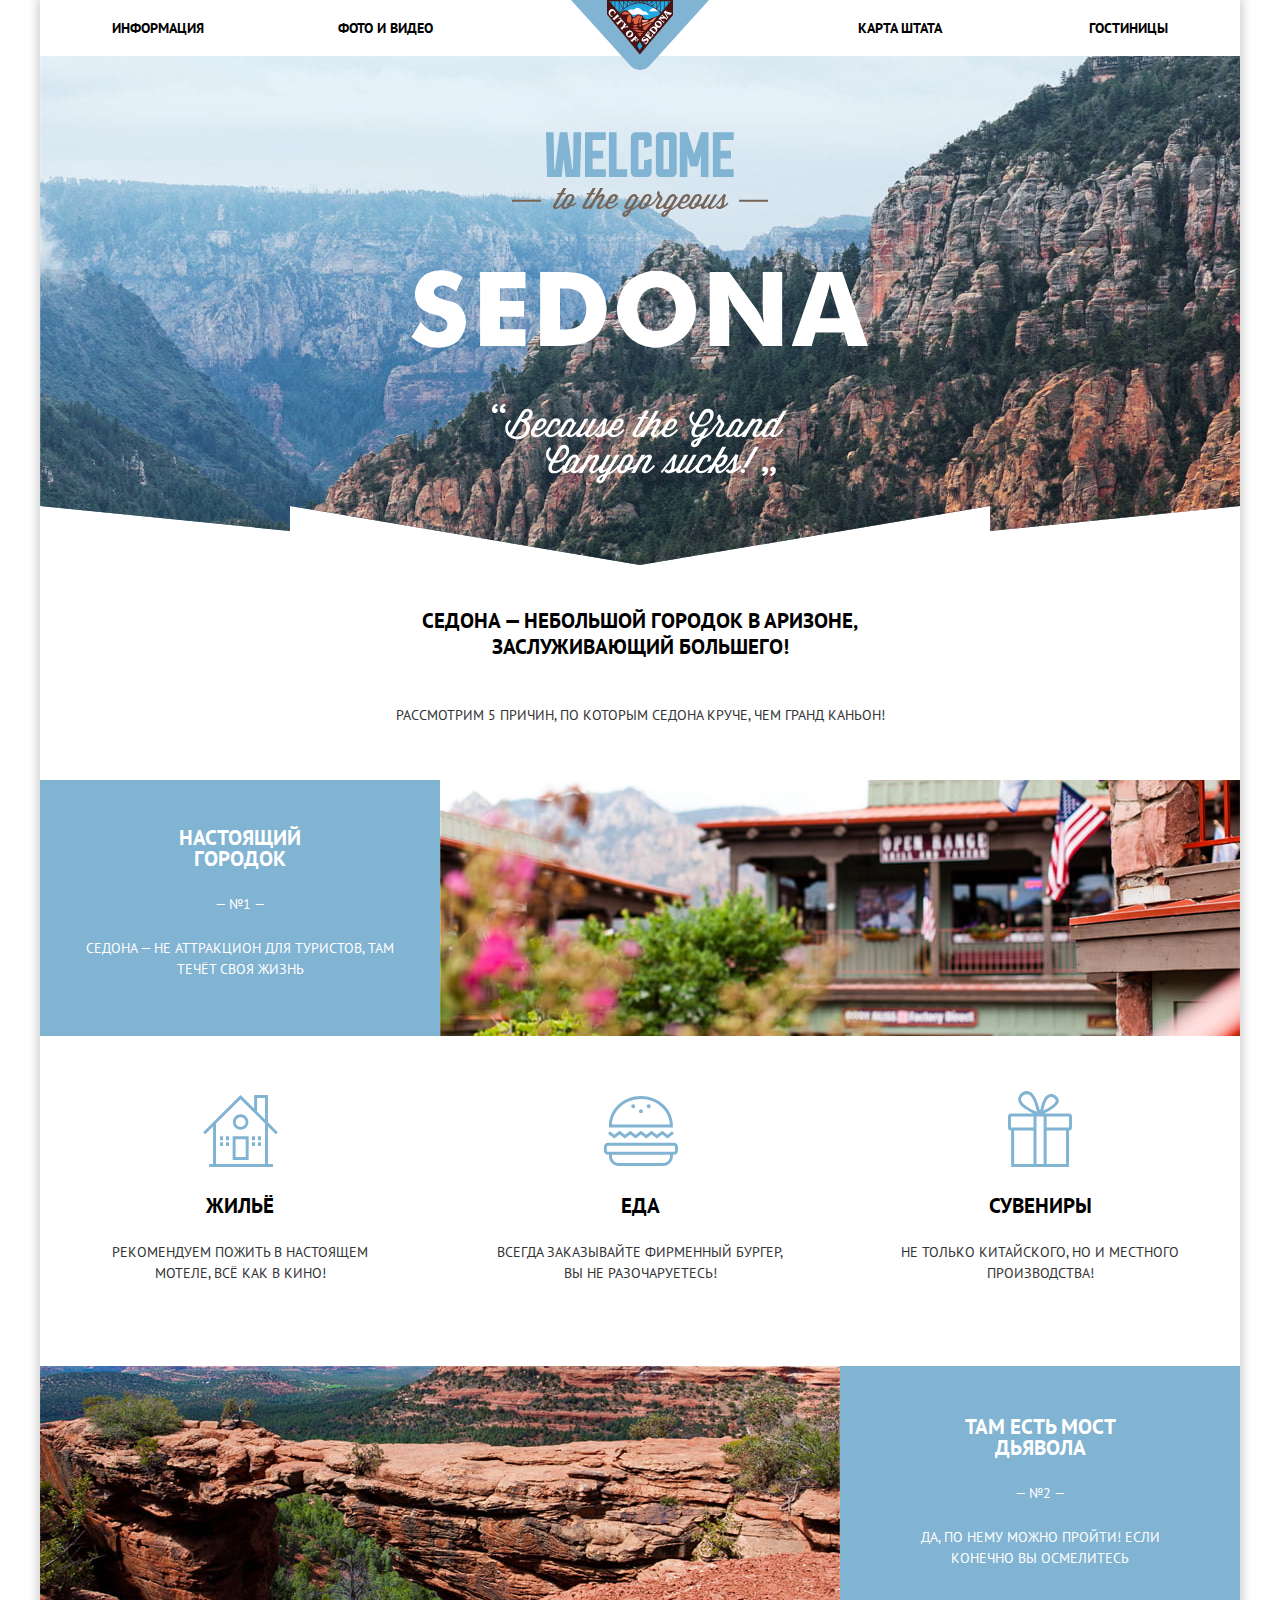
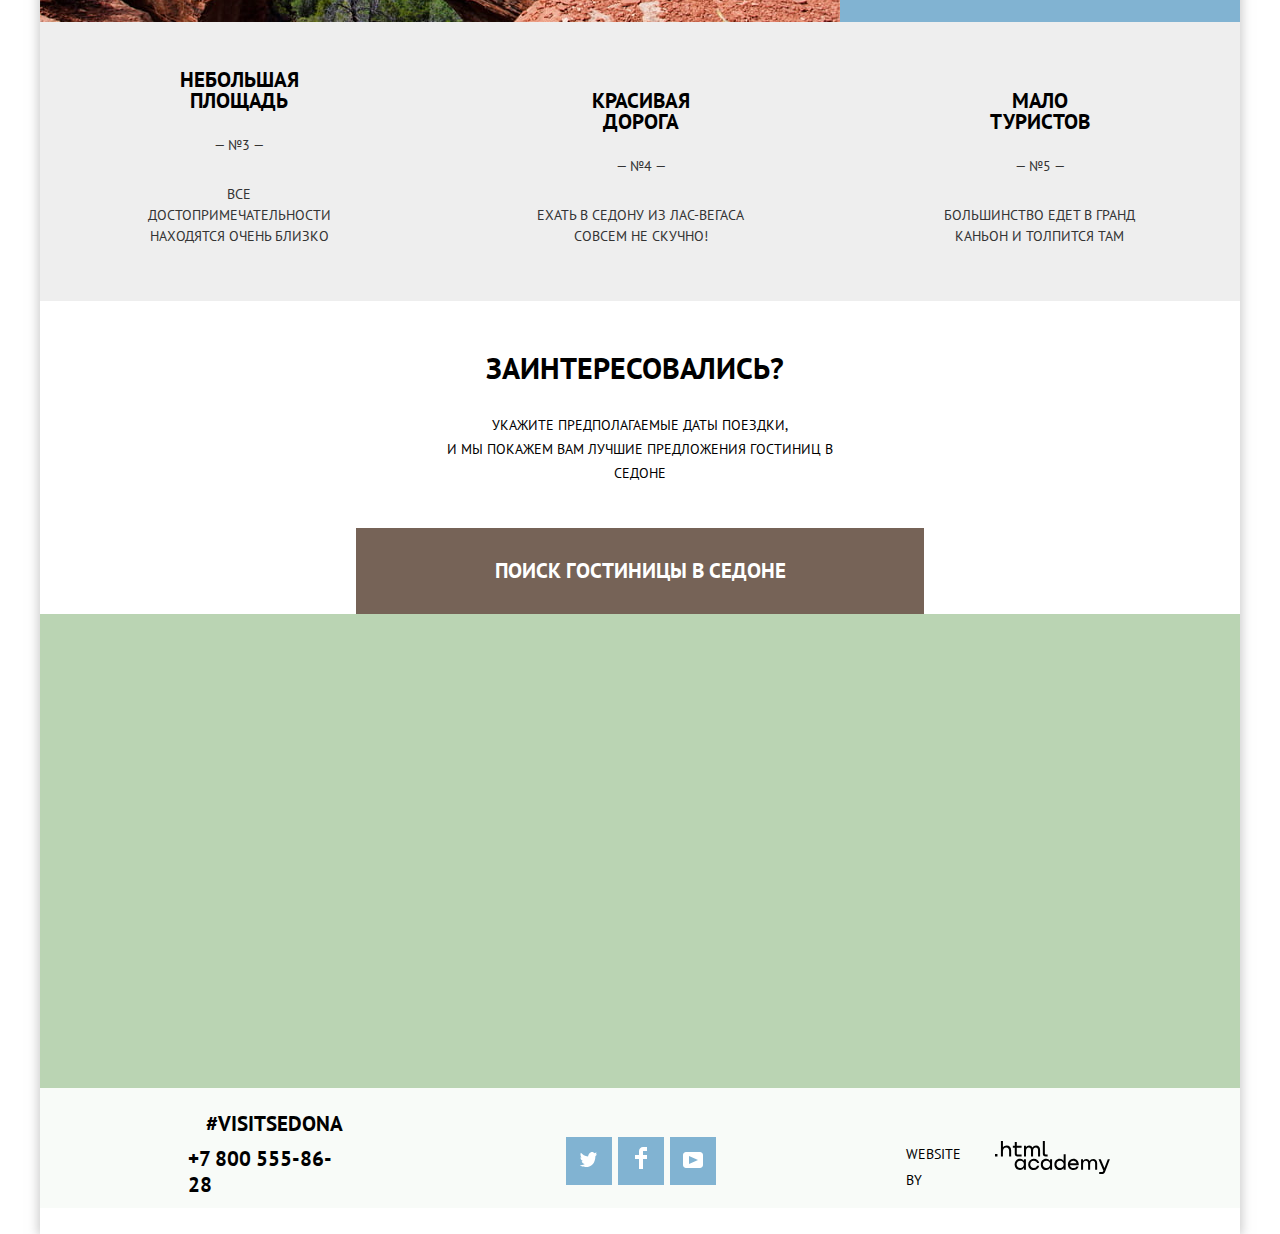
<file: index.html>
<!DOCTYPE html>
<html class="page" lang="ru">

<head>
  <meta charset="utf-8" />
  <title>HTML Academy: Седона</title>
  <link rel="icon" href="favicon.ico" />
  <link rel="icon" href="img/favicon/favicon152.svg" type="image/svg+xml" />
  <link rel="apple-touch-icon" href="img/favicon/favicon180.png" />
  <link rel="manifest" href="manifest.webmanifest" />
  <link rel="stylesheet" href="https://fonts.googleapis.com/css2?family=PT+Sans:wght@400;700&display=swap" />
  <link rel="stylesheet" href="css/normalize.css" />
  <link rel="stylesheet" href="css/style.min.css" />
</head>

<body class="page-body">
  <div class="body-shadow">

    <header class="main-header">
      <nav class="main-nav">
        <a class="main-header-logo"><img src="img/logo.svg" width="138" height="70" alt="Логотип" /></a>
        <div class="site-nav">
          <ul class="nav-list1">
            <li><a href="blank.html">Информация</a></li>
            <li><a href="blank.html">Фото и видео</a></li>
          </ul>
          <ul class="nav-list2">
            <li><a href="#map">Карта штата</a></li>
            <li><a href="hotels.html">Гостиницы</a></li>
          </ul>
        </div>
      </nav>
    </header>

    <main class="container">
      <h1 class="visually-hidden">Туристический город Седона</h1>
      <div class="welcome-img">
        <h2 class="visually-hidden">Добро пожаловать в Седону</h2>
      </div>

      <section class="welcome">
        <p>
          Седона — небольшой городок в Аризоне,<br />
          заслуживающий большего!
        </p>
      </section>

      <section class="advantages">
        <h2 class="visually-hidden">Преимущества Седоны</h2>
        <p>Рассмотрим 5 причин, по которым Седона круче, чем гранд каньон!</p>
        <ul class="advantages__list advantages__list_img1">
          <li class="advantages-1">
            <h3>Настоящий городок</h3>
            <p>— №1 —</p>
            <p>Седона — не аттракцион для туристов, там течёт своя жизнь</p>
          </li>
          <li><img src="img/image2.jpg" width="800" height="256" alt="Вид на террасу местного кафе в Седоне" /></li>
        </ul>
        <ul class="advantages__list2">
          <li class="advantages__item housing">
            <h4>Жильё</h4>
            <p>Рекомендуем пожить в настоящем мотеле, всё как в кино!</p>
          </li>
          <li class="advantages__item food">
            <h4>Еда</h4>
            <p>Всегда заказывайте фирменный бургер, вы не разочаруетесь!</p>
          </li>
          <li class="advantages__item souvenirs">
            <h4>Сувениры</h4>
            <p>Не только китайского, но и местного производства!</p>
          </li>
        </ul>
        <ul class="advantages__list advantages__list_img2">
          <li><img src="img/image1.jpg" width="800" height="256" alt="Оранжевые горные массивы" /></li>
          <li class="advantages-2">
            <h3>Там есть Мост дьявола</h3>
            <p>— №2 —</p>
            <p>Да, по нему можно пройти! Если конечно вы осмелитесь</p>
          </li>
        </ul>
        <ul class="advantages__list3">
          <li class="advantages__item advantages-3">
            <h3>Небольшая площадь</h3>
            <p>— №3 —</p>
            <p>Все достопримечательности находятся очень близко</p>
          </li>
          <li class="advantages__item advantages-4">
            <h3>Красивая дорога</h3>
            <p>— №4 —</p>
            <p>Ехать в седону из лас-вегаса совсем не скучно!</p>
          </li>
          <li class="advantages__item advantages-5">
            <h3>Мало туристов</h3>
            <p>— №5 —</p>
            <p>Большинство едет в гранд каньон и толпится там</p>
          </li>
        </ul>
      </section>

      <section class="search__hotel">
        <h2 class="visually-hidden">Поиск гостиницы в Седоне</h2>
        <p>Заинтересовались?</p>
        <p>
          Укажите предполагаемые даты поездки,<br />
          и мы покажем вам лучшие предложения гостиниц в седоне
        </p>
        <a href="hotels.html" class="button button__search"><span>Поиск гостиницы в Седоне</span></a>
      </section>

      <section class="map" id="map">
        <h2 class="visually-hidden">Навигация</h2>
        <iframe
          src="https://www.google.com/maps/embed?pb=!1m18!1m12!1m3!1d52385.13565760287!2d-111.83015798950274!3d34.85444381550229!2m3!1f0!2f0!3f0!3m2!1i1024!2i768!4f13.1!3m3!1m2!1s0x872da132f942b00d%3A0x5548c523fa6c8efd!2z0KHQtdC00L7QvdCwLCDQkNGA0LjQt9C-0L3QsCA4NjMzNiwg0KHQqNCQ!5e0!3m2!1sru!2sru!4v1624984821740!5m2!1sru!2sru"
          width="1199" height="594" style="border:0;" allowfullscreen="" loading="lazy"></iframe>
      </section>
    </main>

    <footer class="main-footer">

      <section class="сontact">
        <h2 class="visually-hidden">Контактные данные</h2>
        <p>#VISITSEDONA</p>
        <p><a href="tel:+78005558628">+7 800 555-86-28</a></p>
      </section>

      <section class="socials">
        <h2 class="visually-hidden">Социальные сети</h2>
        <ul>
          <li>
            <a class="socials__item twitter" aria-label="twitter" href="#"></a>
          </li>
          <li>
            <a class="socials__item facebook" aria-label="facebook" href="#"></a>
          </li>
          <li>
            <a class="socials__item youtube" aria-label="youtube" href="#"></a>
          </li>
        </ul>
      </section>

      <section class="academy">
        <p>
          Website by
          <a href="https://htmlacademy.ru/intensive/htmlcss"><img class="logo-academy" src="img/logo_htmlacademy.svg"
              width="115" height="34" alt="logo htmlacademy" /></a>
        </p>
      </section>
    </footer>
  </div>

  <section class="popup popup__hidden">
    <h2 class="visually-hidden">Поиск гостиницы в Седоне</h2>
    <form class="popup__form" action="https://echo.htmlacademy.ru" method="post">
      <fieldset class="arrival">
        <label for="arrival-date">Дата заезда:</label>
        <input type="text" name="arrival" id="arrival-date" placeholder="24 апреля 2017"
          onfocus="(this.type='date')" />
      </fieldset>
      <fieldset class="departure">
        <label for="date-of-departure">Дата выезда:</label>
        <input type="text" name="departure" id="date-of-departure" placeholder="4 июля 2017"
          onfocus="(this.type='date')" />
      </fieldset>
      <fieldset class="number__visiters">
        <fieldset class="number-of-visiters number-of-visiters1">
          <label for="number-of-adults">Взрослые:</label>
          <button class="button button-adults-less" type="button">—</button>
          <input id="number-of-adults" type="number" name="adults" placeholder="1" min="1" max="99" value="1" />
          <button class="button button-adults-more" type="button">+</button>
        </fieldset>
        <fieldset class="number-of-visiters number-of-visiters2">
          <label for="number-of-childs">Дети:</label>
          <button class="button button-childs-less" type="button">—</button>
          <input id="number-of-childs" type="number" name="childs" placeholder="0" min="0" max="99" value="0" />
          <button class="button button-childs-more" type="button">+</button>
        </fieldset>
      </fieldset>
      <button class="button button-find-hotels" type="submit"><span>Найти</span></button>
    </form>
  </section>
  <script src="js/js_modal.min.js"></script>
</body>

</html>
</file>
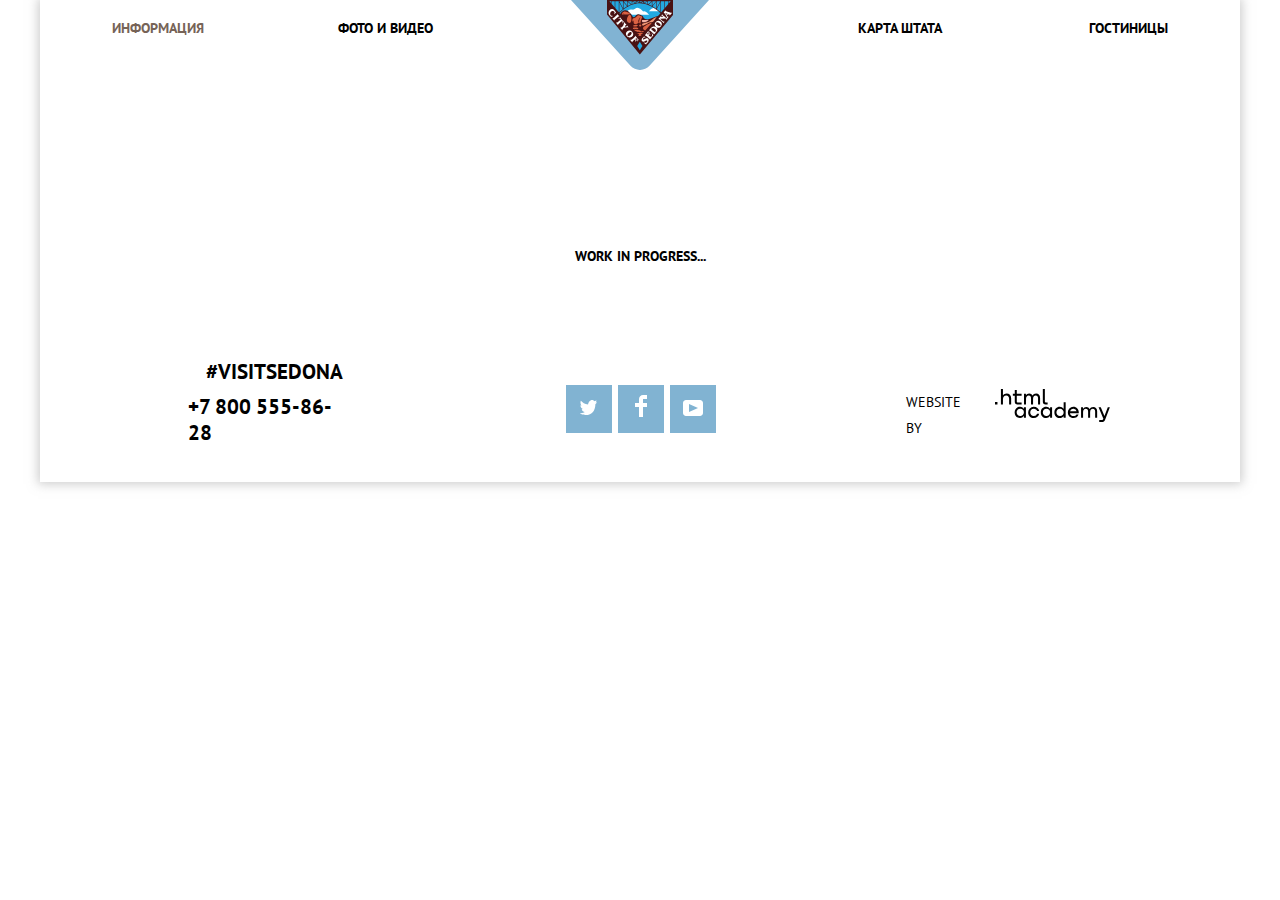
<file: blank.html>
<!DOCTYPE html>
<html class="page" lang="ru">

<head>
  <meta charset="utf-8" />
  <title>HTML Academy: Седона</title>
  <link rel="icon" href="favicon.ico" />
  <link rel="icon" href="img/favicon/favicon152.svg" type="image/svg+xml" />
  <link rel="apple-touch-icon" href="img/favicon/favicon180.png" />
  <link rel="manifest" href="manifest.webmanifest" />
  <link rel="stylesheet" href="https://fonts.googleapis.com/css2?family=PT+Sans:wght@400;700&display=swap" />
  <link rel="stylesheet" href="css/normalize.css" />
  <link rel="stylesheet" href="css/style.min.css" />
</head>

<body class="page-body">
  <div class="body-shadow">

    <header class="main-header">
      <nav class="main-nav">
        <a href="index.html" class="main-header-logo"><img src="img/logo.svg" width="138" height="70"
            alt="Логотип" /></a>
        <div class="site-nav">
          <ul class="site-nav nav-list1">
            <li><a class="active" href="blank.html">Информация</a></li>
            <li><a href="blank.html">Фото и видео</a></li>
          </ul>
          <ul class="site-nav nav-list2">
            <li><a href="index.html#map">Карта штата</a></li>
            <li><a href="hotels.html">Гостиницы</a></li>
          </ul>
        </div>
      </nav>
    </header>

    <main class="container">

      <section class="wip">
        <p>Work in progress...</p>
      </section>
    </main>

    <footer class="main-footer">

      <section class="сontact">
        <h2 class="visually-hidden">Контактные данные</h2>
        <p>#VISITSEDONA</p>
        <p><a href="tel:+78005558628">+7 800 555-86-28</a></p>
      </section>

      <section class="socials">
        <h2 class="visually-hidden">Социальные сети</h2>
        <ul>
          <li>
            <a class="socials__item twitter" aria-label="twitter" href="#"></a>
          </li>
          <li>
            <a class="socials__item facebook" aria-label="facebook" href="#"></a>
          </li>
          <li>
            <a class="socials__item youtube" aria-label="youtube" href="#"></a>
          </li>
        </ul>
      </section>

      <section class="academy">
        <p>
          Website by
          <a href="https://htmlacademy.ru/intensive/htmlcss"><img class="logo-academy" src="img/logo_htmlacademy.svg"
              width="115" height="34" alt="logo htmlacademy" /></a>
        </p>
      </section>
    </footer>
  </div>
</body>

</html>
</file>
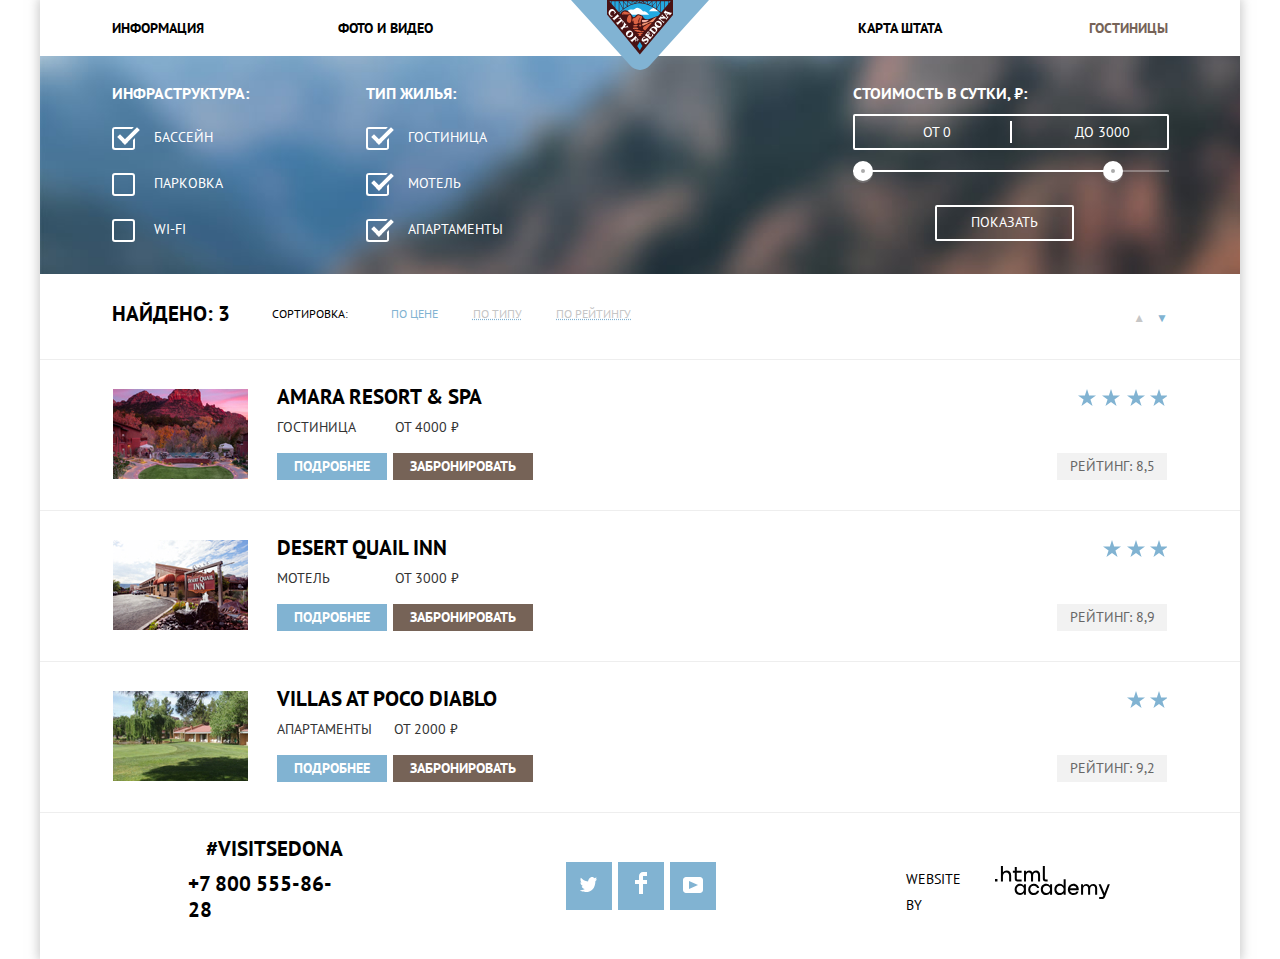
<file: hotels.html>
<!DOCTYPE html>
<html class="page" lang="ru">

<head>
  <meta charset="utf-8" />
  <title>HTML Academy: Седона</title>
  <link rel="icon" href="favicon.ico" />
  <link rel="icon" href="img/favicon/favicon152.svg" type="image/svg+xml" />
  <link rel="apple-touch-icon" href="img/favicon/favicon180.png" />
  <link rel="manifest" href="manifest.webmanifest" />
  <link rel="stylesheet" href="https://fonts.googleapis.com/css2?family=PT+Sans:wght@400;700&display=swap" />
  <link rel="stylesheet" href="css/normalize.css" />
  <link rel="stylesheet" href="css/style.min.css" />
</head>

<body class="page-body">
  <div class="body-shadow">

    <header class="main-header">
      <nav class="main-nav">
        <a href="index.html" class="main-header-logo"><img src="img/logo.svg" width="138" height="70"
            alt="Логотип" /></a>
        <div class="site-nav">
          <ul class="site-nav nav-list1">
            <li><a href="blank.html">Информация</a></li>
            <li><a href="blank.html">Фото и видео</a></li>
          </ul>
          <ul class="site-nav nav-list2">
            <li><a href="index.html#map">Карта штата</a></li>
            <li><a class="hotels active" href="#">Гостиницы</a></li>
          </ul>
        </div>
      </nav>
    </header>

    <main class="container">
      <h1 class="visually-hidden">Поиск гостиницы в Седоне</h1>

      <section class="filter__hotels">
        <h2 class="visually-hidden">Фильтр гостиниц</h2>
        <form class="form__hotels" action="https://echo.htmlacademy.ru" method="POST">
          <div class="filter__grid">
            <fieldset class="form__block1">
              <legend>Инфраструктура:</legend>
              <ul class="list-infrastructure">
                <li>
                  <label class="checkbox__container" for="infrastructure-pool">
                    Бассейн
                    <span class="checkbox__outline" tabindex="0"></span>
                    <input class="checkbox" type="checkbox" name="pool" id="infrastructure-pool" checked />
                    <span class="checkmark"  >
                      <span class="checkbox__border-right"><span class="checkbox__border-top"></span></span>
                    </span>
                  </label>
                </li>
                <li>
                  <label class="checkbox__container" for="infrastructure-parking">
                    Парковка
                    <span class="checkbox__outline" tabindex="0"></span>
                    <input class="checkbox" type="checkbox" name="parking" id="infrastructure-parking" />
                    <span class="checkmark">
                      <span class="checkbox__border-right"><span class="checkbox__border-top"></span></span>
                    </span>
                  </label>
                </li>
                <li>
                  <label class="checkbox__container" for="infrastructure-wifi">
                    Wi-Fi
                    <span class="checkbox__outline" tabindex="0"></span>
                    <input class="checkbox" type="checkbox" name="wi-fi" id="infrastructure-wifi" />
                    <span class="checkmark">
                      <span class="checkbox__border-right"><span class="checkbox__border-top"></span></span>
                    </span>
                  </label>
                </li>
              </ul>
            </fieldset>
            <fieldset class="form__block2">
              <legend>Тип жилья:</legend>
              <ul class="list-house-type">
                <li>
                  <label class="checkbox__container" for="type-of-housing-hotel">
                    Гостиница
                    <span class="checkbox__outline" tabindex="0"></span>
                    <input class="checkbox" type="checkbox" name="hotel" id="type-of-housing-hotel" checked />
                    <span class="checkmark">
                      <span class="checkbox__border-right"><span class="checkbox__border-top"></span></span>
                    </span>
                  </label>
                </li>
                <li>
                  <label class="checkbox__container" for="type-of-housing-motel">
                    Мотель
                    <span class="checkbox__outline" tabindex="0"></span>
                    <input class="checkbox" type="checkbox" name="motel" id="type-of-housing-motel" checked />
                    <span class="checkmark">
                      <span class="checkbox__border-right"><span class="checkbox__border-top"></span></span>
                    </span>
                  </label>
                </li>
                <li>
                  <label class="checkbox__container" for="type-of-housing-apartments">
                    Апартаменты
                    <span class="checkbox__outline" tabindex="0"></span>
                    <input class="checkbox" type="checkbox" name="apartments" id="type-of-housing-apartments" checked />
                    <span class="checkmark">
                      <span class="checkbox__border-right"><span class="checkbox__border-top"></span></span>
                    </span>
                  </label>
                </li>
              </ul>
            </fieldset>
            <fieldset class="form__block3">
              <fieldset class="cost-per-day">
                <legend><label for="min-cost">Стоимость в сутки, ₽:</label></legend>
                <div class="cost__min-max">
                  <input class="cost min-cost" type="number" name="mincost" id="min-cost" placeholder="от 0" />
                  <input class="cost max-cost" type="number" name="maxcost" placeholder="до 3000" />
                </div>
                <div class="range__container">
                  <div class="range-controls" aria-label="интерактивная шкала стоимости в сутки">
                    <div class="scale">
                      <div class="bar"></div>
                    </div>
                    <div class="toggle toggle-min" tabindex="0" aria-label="ползунок минимальной стоимости"></div>
                    <div class="toggle toggle-max" tabindex="0" aria-label="ползунок максимальной стоимости"></div>
                  </div>
                </div>
              </fieldset>
              <button class="button button-show-cost" type="submit">Показать</button>
            </fieldset>
          </div>
        </form>
      </section>

      <section class="results">
        <h2 class="visually-hidden">Результаты поиска гостиницы</h2>

        <section class="results__content">
          <h3>Найдено: 3</h3>
          <form action="https://echo.htmlacademy.ru" method="GET">
            <fieldset class="results__sort">
              <legend>Сортировка:</legend>
              <div class="sort-list">
                <div class="sort-type">
                  <a class="sort__cost_active"><span>По цене</span></a>
                  <a href="#"><span>По типу</span></a>
                  <a href="#"><span>По рейтингу</span></a>
                </div>
                <div class="button button__sort">
                  <button class="button button__sort_highest" type="submit" name="highest"
                    value="highest" aria-label="сортировка по возрастанию">&#9650;</button>
                  <button class="button button__sort_lowest button__sort_lowest-active" type="submit" name="lowest"
                    value="lowest" aria-label="сортировка по убыванию">&#9660;</button>
                </div>
              </div>
            </fieldset>
          </form>
        </section>

        <div class="results__list">
          <div class="results__container results__container-item1">
            <div class="results__block results__block-img">
              <a href="blank.html">
                <img src="img/hotel.jpg" width="135" height="90" alt="Вид на алые горы рядом с гостиницей" />
              </a>
            </div>
            <div class="results__block results__block-text">
              <a href="blank.html">
                <h3>Amara Resort & Spa</h3>
              </a>
              <div class="results__cost">
                <p>Гостиница</p>
                <p class="results__cost_cost">от 4000 ₽</p>
              </div>
              <div class="results__details">
                <a href="blank.html" class="button button-more">Подробнее</a>
                <a href="blank.html" class="button button-to-book">Забронировать</a>
              </div>
            </div>
            <div class="rating__container">
              <p class="rating">Рейтинг: 8,5</p>
              <span class="star-rating star-rating_AmaraResort"></span>
            </div>
          </div>
          <div class="results__container results__container-item2">
            <div class="results__block results__block-img">
              <a href="blank.html">
                <img src="img/motel.jpg" width="135" height="90" alt="Вывеска и главный вход мотеля" />
              </a>
            </div>
            <div class="results__block results__block-text">
              <a href="blank.html">
                <h3>Desert Quail Inn</h3>
              </a>
              <div class="results__cost">
                <p>Мотель</p>
                <p class="results__cost_cost2">от 3000 ₽</p>
              </div>
              <div class="results__details">
                <a href="blank.html" class="button button-more">Подробнее</a>
                <a href="blank.html" class="button button-to-book">Забронировать</a>
              </div>
            </div>
            <div class="rating__container">
              <p class="rating">Рейтинг: 8,9</p>
              <span class="star-rating star-rating_DesertQuailInn"></span>
            </div>
          </div>
          <div class="results__container results__container-item3">
            <div class="results__block results__block-img">
              <a href="blank.html">
                <img src="img/apartments.jpg" width="135" height="90" alt="Лужайка с зеленым газоном перед домиками" />
              </a>
            </div>
            <div class="results__block results__block-text">
              <a href="blank.html">
                <h3>Villas at Poco Diablo</h3>
              </a>
              <div class="results__cost">
                <p>Апартаменты</p>
                <p class="results__cost_cost3">от 2000 ₽</p>
              </div>
              <div class="results__details">
                <a href="blank.html" class="button button-more">Подробнее</a>
                <a href="blank.html" class="button button-to-book">Забронировать</a>
              </div>
            </div>
            <div class="rating__container">
              <p class="rating">Рейтинг: 9,2</p>
              <span class="star-rating star-rating_VillasatPocoDiablo"></span>
            </div>
          </div>
        </div>
      </section>
    </main>

    <footer class="main-footer">

      <section class="сontact">
        <h2 class="visually-hidden">Контактные данные</h2>
        <p>#VISITSEDONA</p>
        <p><a href="tel:+78005558628">+7 800 555-86-28</a></p>
      </section>

      <section class="socials">
        <h2 class="visually-hidden">Социальные сети</h2>
        <ul>
          <li>
            <a class="socials__item twitter" aria-label="twitter" href="#"></a>
          </li>
          <li>
            <a class="socials__item facebook" aria-label="facebook" href="#"></a>
          </li>
          <li>
            <a class="socials__item youtube" aria-label="youtube" href="#"></a>
          </li>
        </ul>
      </section>

      <section class="academy">
        <p>
          Website by
          <a href="https://htmlacademy.ru/intensive/htmlcss"><img class="logo-academy" src="img/logo_htmlacademy.svg"
              width="115" height="34" alt="logo htmlacademy" /></a>
        </p>
      </section>
    </footer>
  </div>
</body>

</html>
</file>
<file: css/style.min.css>
@-webkit-keyframes shake{0%,to{transform:translateX(-50%)}10%,30%,50%,70%,90%{transform:translateX(-55%)}20%,40%,60%,80%{transform:translateX(-45%)}}@keyframes shake{0%,to{transform:translateX(-50%)}10%,30%,50%,70%,90%{transform:translateX(-55%)}20%,40%,60%,80%{transform:translateX(-45%)}}:root{--basic-black:#000000;--basic-white:#ffffff;--basic-blue:#81B3D2;--basic-dark-blue:#669EC0;--basic-extra-dark-blue:#5496BD;--basic-lighht-neutral:#EBEBEB;--basic-light:#EEEEEE;--basic-extra-light:#F2F2F2;--basic-dark:#333333;--basic-neutral:#A9A9A9;--basic-neutral-dark:#666666;--special:#766357;--special-dark:#604E43;--special-extra-dark:#503E33}.page-body{min-width:1200px;max-width:1200px;margin:0 auto;padding:0;font-family:"PT Sans",Arial,sans-serif;font-size:14px;line-height:21px;font-weight:400;color:var(--basic-black);text-transform:uppercase;background-color:var(--basic-white)}.body-shadow{box-shadow:0 0 10px 2px rgba(154,154,154,.5)}.visually-hidden{position:absolute;width:1px;height:1px;margin:-1px;border:0;padding:0;white-space:nowrap;-webkit-clip-path:inset(100%);clip-path:inset(100%);clip:rect(0 0 0 0);overflow:hidden}ul li{list-style:none}a,button{text-decoration:none}ul{-webkit-padding-start:0%;padding-inline-start:0;margin:0}.page-body button{cursor:pointer}.wip{height:400px;font-weight:700;display:flex;align-items:center;justify-content:space-around}.main-header{position:relative;z-index:2}.main-nav{font-size:14px;line-height:26px;font-weight:700;color:var(--basic-black);background-color:var(--basic-white)}.site-nav,.socials ul{display:flex}.nav-list1,.nav-list2{display:flex;flex-wrap:wrap;justify-content:flex-start;width:50%;padding:15px 0}.nav-list2{justify-content:flex-end}.nav-list1 li:first-child{padding-left:72px}.nav-list1 li:last-child{padding-left:134px}.nav-list2 li:first-child{padding-right:147px}.nav-list2 li:last-child{padding-right:72px}.site-nav li:nth-child(3){margin-bottom:-22px}.site-nav a{color:var(--basic-black)}.site-nav a:focus,.site-nav a:hover{outline:0;color:var(--basic-blue)}.site-nav a:active{color:var(--basic-black);opacity:.3}.site-nav a.active,.site-nav a.active:active,.site-nav a.active:hover{color:var(--special);cursor:default;opacity:1}.site-nav li:nth-child(3) a:active{opacity:1}.main-header-logo img{display:flex;position:absolute;left:50%;transform:translateX(-50%)}.welcome-img{background:url(../img/decor/background-photo1.jpg) no-repeat center;-webkit-clip-path:polygon(0 450px,250px 475px,250px 450px,600px 509px,950px 450px,950px 475px,1200px 450px,1200px 0,0 0);clip-path:polygon(0 450px,250px 475px,250px 450px,600px 509px,950px 450px,950px 475px,1200px 450px,1200px 0,0 0);background-color:#6c859a;height:509px;width:1200px;margin-bottom:43px}.welcome-img::before{content:url(../img/decor/welcome1.svg);position:absolute;transform:translate(472px,76px)}.welcome-img::after{content:url(../img/decor/welcome2.svg);position:absolute;transform:translate(371px,214px)}.welcome{font-weight:700;font-size:21px;line-height:26px}.welcome p{text-align:center;margin-bottom:45px}.search__hotel a:focus,.search__hotel a:hover{background-color:var(--special-dark);outline:0;color:var(--basic-white)}.search__hotel a:active{background-color:var(--special-extra-dark)}.button-find-hotels:active span,.search__hotel a:active span,.socials__item:active::before{opacity:.3}.advantages p{color:var(--basic-dark)}.advantages p:first-of-type{text-align:center;margin-top:0;margin-bottom:54px}.advantages-1{width:400px;background-color:var(--basic-blue);text-align:center;display:flex;flex-wrap:wrap;flex-direction:column;align-items:center}.advantages-1 h3{margin-top:47px;margin-bottom:25px;width:122px}.advantages-1,.advantages-1 p,.advantages-2 p{color:var(--basic-white)}.advantages-1 p:first-of-type{margin:0;padding-bottom:23px;width:53px}.advantages-1 p:last-of-type{width:310px;margin:0}.advantages__list h3,.advantages__list2 h4,.advantages__list3 h3{font-size:21px}.advantages__list{display:flex;justify-content:center}.advantages__list_img1 li:last-child{background:#9e785c;display:flex}.advantages__list_img2 li:first-child{background:#9e785c;display:flex}.advantages__list2{background-color:transparent;display:grid;grid-template-columns:repeat(3,1fr);justify-items:center;padding-top:7px}.housing{grid-column:1/2}.food{grid-column:2/3}.souvenirs{grid-column:3/4}.advantages__list2 h4{margin-top:0;margin-bottom:27px}.advantages__item{display:flex;flex-direction:column;align-items:center;max-width:300px;margin-top:47px;margin-bottom:54px;justify-content:flex-end}.advantages__item h3{width:120px;margin:0 0 25px}.advantages__item p:first-of-type{margin-top:-1px;margin-bottom:28px}.advantages-3 p:last-of-type{width:208px;margin:0}.advantages-4 p:last-of-type{width:261px;margin:0}.advantages-5 p:last-of-type{width:247px;margin:0}.housing::before{content:url(../img/decor/icon-house.svg);margin-bottom:22px}.food::before{content:url(../img/decor/icon-burger.svg);margin-bottom:23px}.souvenirs::before{content:url(../img/decor/icon-gift.svg);margin-bottom:22px}.advantages-2{width:400px;background-color:var(--basic-blue);color:var(--basic-white);text-align:center;display:flex;flex-wrap:wrap;flex-direction:column;align-items:center}.advantages-2 h3{width:151px;margin-top:50px;margin-bottom:25px}.advantages-2 p:first-of-type{margin-top:0;margin-bottom:23px}.advantages-2 p:last-of-type{width:301px;margin:0 0 51px}.advantages__list3{background-color:var(--basic-light);display:flex;flex-wrap:wrap;width:1200px;margin:auto;justify-content:center;text-align:center;position:relative;z-index:1}.advantages-3{padding-left:95px;padding-right:167px}.advantages-4{padding-right:145px}.advantages-5{padding-right:77px}.search__hotel{line-height:24px;text-align:center;display:flex;flex-direction:column;align-items:center;position:relative;z-index:1;background-color:var(--basic-white)}.search__hotel p:first-of-type{font-size:30px;font-weight:700;margin-top:55px;margin-bottom:33px;padding-right:10px}.search__hotel p:last-of-type{width:435px;margin-top:0;margin-bottom:43px}.button__search,.main-footer .сontact{font-weight:700;display:flex;align-items:center}.button__search{font-size:21px;line-height:26px;width:568px;height:86px;background-color:var(--special);color:var(--basic-white);justify-content:center;display:inline-flex}.map{text-align:center;display:flex;background-color:#bad4b3}.main-footer{margin:-120px 0 0;background-color:rgba(255,255,255,.9);font-size:21px;line-height:26px;display:flex;justify-content:flex-start;position:relative;align-items:center;padding-left:148px;padding-right:130px}.main-footer .сontact{flex-direction:column}.сontact p{margin:0}.сontact p:last-of-type a{color:var(--basic-black)}.сontact p:first-of-type{padding-top:23px;padding-bottom:9px}.сontact p:last-of-type{padding-bottom:36px}.socials{padding-left:210px}.academy p{font-size:14px;padding-left:190px;display:flex;margin-bottom:2px}.academy a{padding-left:15px}.socials li a{margin-left:0;margin-right:0}.socials li:first-of-type,.socials li:nth-child(2){padding-right:6px}.socials__item{background-color:var(--basic-blue);width:46px;height:48px;display:inline-flex;margin:6px;align-items:center;justify-content:center}.twitter::before{content:url(../img/decor/twitter.svg)}.facebook::before{content:url(../img/decor/fb-icon.svg)}.youtube::before{content:url(../img/decor/youtube.svg)}.socials__item:focus,.socials__item:hover{background-color:var(--basic-dark-blue)}.socials__item:active{background-color:var(--basic-extra-dark-blue)}.сontact p:first-of-type{padding-left:5px}.popup{margin:0 auto;background-color:#fff;position:absolute;top:1773px;left:50%;transform:translate(-50%,0)}.popup__animation,.popup__hidden{transition:300ms;top:2169px}.popup__hidden{top:1773px}.form__error{-webkit-animation-name:shake;animation-name:shake;-webkit-animation-duration:.7s;animation-duration:.7s}.popup form{font-weight:700;display:flex;flex-direction:column;padding:0 55px}.arrival{padding:0;margin:55px 0 29px}.arrival input,.departure input{box-sizing:border-box;padding-left:13px}.departure{padding:0;margin:0 0 30px}.number__visiters{margin:0;padding:0 0 54px}.number-of-visiters{padding:0;margin:0}input[type=date]::-ms-clear{display:none}.cost__min-max input[type=number],.number-of-visiters input[type=number]{-moz-appearance:textfield}.number-of-visiters1{padding-right:53px}.popup fieldset,.popup input{border:0;display:flex;align-items:center}.arrival label,.departure label,.number-of-visiters1 label{width:111px}.number-of-visiters2 label{width:63px}.arrival input,.departure input,.number-of-visiters input{height:38px;width:346px;background-color:var(--basic-light)}.number-of-visiters input{width:35px;height:36px;text-align:center;font-weight:700;outline:0;margin:0 -1px}.arrival input::-webkit-input-placeholder,.departure input::-webkit-input-placeholder{text-transform:uppercase;font-weight:700;color:var(--basic-black)}.arrival input::placeholder,.departure input::placeholder{text-transform:uppercase;font-weight:700;color:var(--basic-black)}.arrival input::-moz-placeholder,.departure input::-moz-placeholder{text-transform:uppercase;font-weight:700;color:var(--basic-black);opacity:1}.popup button{width:39px;height:38px;border:0;background-color:var(--basic-light)}.popup .button-find-hotels{text-transform:uppercase;color:var(--basic-white);line-height:26px;font-size:21px;font-weight:700;width:100%;height:58px;background-color:var(--basic-blue);display:flex;align-items:center;justify-content:center;padding:0;margin-bottom:55px}.arrival input:hover,.departure input:hover{background-color:var(--basic-lighht-neutral)}.arrival input:focus,.departure input:focus{background-color:var(--basic-white);border:2px solid #e5e5e5;border-radius:2px;outline:0}.number-of-visiters button{font-weight:700;font-size:150%;color:var(--basic-neutral)}.number-of-visiters button:focus,.number-of-visiters button:hover{color:var(--basic-black)}.number-of-visiters button:active{color:var(--basic-blue)}.number__visiters{display:flex}.number__visiters input::-webkit-inner-spin-button,.number__visiters input::-webkit-outer-spin-button{-webkit-appearance:none}.button-find-hotels:focus,.button-find-hotels:hover{background-color:var(--basic-dark-blue)}.button-find-hotels:active{background-color:var(--basic-extra-dark-blue)}.logo-academy:hover{-webkit-filter:invert(76%) sepia(22%) saturate(630%) hue-rotate(163deg) brightness(88%) contrast(85%);filter:invert(76%) sepia(22%) saturate(630%) hue-rotate(163deg) brightness(88%) contrast(85%)}.logo-academy:active{-webkit-filter:invert(86%) sepia(1%) saturate(997%) hue-rotate(281deg) brightness(88%) contrast(89%);filter:invert(86%) sepia(1%) saturate(997%) hue-rotate(281deg) brightness(88%) contrast(89%)}.logo-academy:focus{-webkit-filter:invert(76%) sepia(22%) saturate(630%) hue-rotate(163deg) brightness(88%) contrast(85%);filter:invert(76%) sepia(22%) saturate(630%) hue-rotate(163deg) brightness(88%) contrast(85%);outline:0}.arrival,.departure{position:relative}.arrival input[type=date]::-webkit-calendar-picker-indicator,.departure input[type=date]::-webkit-calendar-picker-indicator{opacity:0;position:absolute;top:0;left:0;right:0;bottom:0;width:auto;height:auto;color:transparent;background:0 0}.arrival::before,.departure::before{content:url(../img/decor/calendar.svg);-webkit-filter:invert(77%) sepia(7%) saturate(8%) hue-rotate(0deg) brightness(89%) contrast(82%);filter:invert(77%) sepia(7%) saturate(8%) hue-rotate(0deg) brightness(89%) contrast(82%);position:absolute;right:0;padding-right:9px;cursor:pointer}.arrival:hover::before,.departure:hover::before{-webkit-filter:invert(0%) sepia(12%) saturate(2245%) hue-rotate(158deg) brightness(91%) contrast(106%);filter:invert(0%) sepia(12%) saturate(2245%) hue-rotate(158deg) brightness(91%) contrast(106%);cursor:pointer}.arrival:active::before,.departure:active::before{-webkit-filter:invert(74%) sepia(11%) saturate(1045%) hue-rotate(159deg) brightness(90%) contrast(91%);filter:invert(74%) sepia(11%) saturate(1045%) hue-rotate(159deg) brightness(90%) contrast(91%);cursor:pointer}.filter__hotels{background-image:url(../img/decor/background-blur.jpg);background-color:#7395b8;color:var(--basic-white);background-size:cover}.form__block3{display:flex;flex-direction:column;align-items:center}.filter__hotels legend,.hotels-filter legend{font-size:16px;font-weight:700}.form__hotels fieldset{border:0}.form__block3 input{color:var(--basic-white);border-style:none}.form__block3 button{padding:5px 34px 6px;margin-right:13px;text-transform:uppercase;background-color:transparent;color:var(--basic-white);line-height:21px;margin-bottom:32px}.cost__min-max,.form__block3 button,.form__block3 button:hover{border:2px solid var(--basic-white);border-radius:2px}.form__block3 button:hover{background-color:var(--basic-white);color:var(--basic-black);line-height:21px}.cost__min-max{position:relative;display:flex;justify-content:space-evenly;width:312px;height:32px;margin-bottom:20px;margin-top:5px}.cost__min-max input{text-align:center;background-color:transparent}.cost__min-max::after{content:"";width:2px;height:22px;background:var(--basic-white);display:block;position:absolute;top:5px}.cost__min-max input::-webkit-input-placeholder{color:var(--basic-white);text-transform:uppercase}.cost__min-max input::-moz-placeholder{color:var(--basic-white);text-transform:uppercase}.cost__min-max input::placeholder{color:var(--basic-white);text-transform:uppercase}.cost__min-max input:focus{outline:0}.cost__min-max input:focus::-webkit-input-placeholder{color:transparent}.cost__min-max input:focus::-moz-placeholder{color:transparent}.cost__min-max input:focus::placeholder{color:transparent}.form__block3 input::-webkit-inner-spin-button,.form__block3 input::-webkit-outer-spin-button{-webkit-appearance:none}.range-controls .scale{height:2px;background:rgba(255,255,255,.3)}.range-controls{position:relative}.range-controls .bar{width:262px;height:2px;background:var(--basic-white)}.range-controls .toggle{position:absolute;top:-9px;left:0;width:4px;height:4px;padding:0;border:8px solid #fff;background-color:#ababab;border-radius:50%;box-shadow:0 2px 0 0 rgba(171,171,171,.3);cursor:pointer}.range-controls .toggle:hover{transform:scale(1.21);transition:all .2s ease-in-out}.range-controls .toggle-max{left:250px}.filter__grid{display:grid;grid-template-columns:repeat(6,200px);padding-top:27px}.form__block1{grid-column:1/2;margin:0;padding:0 0 0 72px}.form__block2{grid-column:2/4;margin:0;padding-left:126px;padding-top:0}.form__block3{grid-column:5/7;justify-self:start;margin:0;box-sizing:border-box;padding:0}.cost-per-day{padding-bottom:33px}.results__content,.results__sort ul{display:flex;justify-content:space-between;align-items:center}.results__content{flex-wrap:wrap;border-bottom:1px solid var(--basic-light);padding:6px 6% 11px}.results__content h3{font-size:21px;line-height:26px;padding:0}.results__content form{width:85%}.results__sort ul{width:100%;margin:0 10px}.results__sort{border:0;width:100%;font-size:12px;line-height:18px}.button__sort button.button__sort_lowest-active,.button__sort button.button__sort_lowest-active:hover{color:var(--basic-blue)}.sort-type a.sort__cost_active,.sort-type a.sort__cost_active:hover{text-decoration:none;color:var(--basic-blue)}.results__sort legend{display:contents}.sort-list button{border:0;background-color:transparent;color:#c6c6c6}.sort-list button:focus,.sort-list button:hover{color:var(--basic-black)}.sort-list button:active{color:var(--basic-blue)}.sort-list a{color:#c6c6c6;text-decoration:underline;-webkit-text-decoration-style:dotted;text-decoration-style:dotted;-webkit-text-decoration-color:var(--basic-blue);text-decoration-color:var(--basic-blue)}.sort-list a:focus,.sort-list a:hover{color:var(--basic-blue);text-decoration:underline;-webkit-text-decoration-style:dotted;text-decoration-style:dotted;-webkit-text-decoration-color:var(--basic-blue);text-decoration-color:var(--basic-blue)}.sort-list a:active{color:var(--basic-black);text-decoration:none}.sort-type{display:flex;flex-wrap:wrap;width:240px;justify-content:space-between;padding-left:43px}.button__sort{padding-top:9px}.button__sort .button__sort_lowest{padding-left:2px;padding-right:2px}.results__sort,.sort-list{display:flex;align-items:center}.results__sort{padding:0}.sort-list{flex-wrap:wrap;width:100%;justify-content:space-between}.results .results__list{display:flex;flex-wrap:wrap;flex-direction:column}.results__list .results__container{padding-left:73px;padding-right:73px;display:flex;align-items:center;border-bottom:1px solid var(--basic-light)}.number-rating{display:flex;justify-content:flex-end;padding-bottom:30px}.rating__container .rating{margin:0}.rating__container{display:flex;flex-wrap:wrap;padding-top:26px;flex-direction:column-reverse;width:35%;align-items:flex-end;padding-bottom:26px}.star-rating{padding-bottom:64px}.star-rating_AmaraResort{background:url(../img/decor/stars-4.svg) no-repeat;padding-left:89px}.star-rating_DesertQuailInn{background:url(../img/decor/stars-3.svg) no-repeat;padding-left:64px}.star-rating_VillasatPocoDiablo{background:url(../img/decor/stars-2.svg) no-repeat;padding-left:40px}.results__block-img img{padding-top:5px}.results__list .results__block-text{display:flex;flex-direction:column;flex-wrap:wrap;width:50%;height:100%;padding-left:29px}.results__list .results__cost{display:flex}.results__cost_cost{padding-left:39px}.results__cost_cost2{padding-left:65px}.results__cost_cost3{padding-left:22px}.results__list .results__details{display:flex;padding-bottom:30px}.results__cost p{margin:0;padding-bottom:15px}.results__details a:first-child{margin-right:6px}.results__list h3{color:var(--basic-black);font-size:21px;line-height:26px;font-weight:700;margin:0;padding-top:24px;padding-bottom:7px}.results__list h3:focus,.results__list h3:hover{color:var(--basic-blue)}.results__list h3:active{color:#b3b3b3}.results__list p{color:var(--basic-dark)}.results__list .button{color:var(--basic-white);font-weight:700;display:flex;justify-content:space-around;align-items:center}.results__list .button-more{padding:3px 17px;background-color:var(--basic-blue)}.results__list .button-more:focus,.results__list .button-more:hover{background-color:var(--basic-dark-blue)}.results__list .button-more:active{background-color:var(--basic-extra-dark-blue);color:#87b5d1}.results__list .button-to-book{background-color:var(--special);padding:0 17px}.results__list .button-to-book:focus,.results__list .button-to-book:hover{background-color:var(--special-dark)}.results__list .button-to-book:active{background-color:var(--special-extra-dark);color:#847870}.results__list .rating{color:var(--basic-neutral-dark);width:110px;height:27px;background-color:var(--basic-extra-light);display:flex;justify-content:space-around;align-items:center}.results__list{margin-bottom:120px}.checkbox__container{display:block;position:relative;margin-top:23px;margin-bottom:25px;padding-left:42px;cursor:pointer;-webkit-user-select:none;-moz-user-select:none;user-select:none}.checkbox__container input{position:absolute;opacity:0;cursor:pointer;height:0;width:0}.checkmark{position:absolute;top:0;left:0;height:23px;width:23px;background-color:transparent;border:2px solid var(--basic-white);border-radius:3px;border-right:transparent;box-sizing:border-box}.checkbox__container::after{content:none;position:absolute;display:none}.checkbox__container input:checked~.checkmark::after{display:block;content:" ";margin-left:9px;margin-top:-6px;width:7px;height:17px;border:solid var(--basic-white);border-width:0 4px 4px 0;transform:rotate(45deg)}.checkbox__container input~.checkmark{border-right:2px solid #fff}.checkbox__container input:checked~.checkmark{border-right:transparent;border-top:transparent}.checkbox__container input:checked~.checkmark .checkbox__border-right::after,.checkbox__container input:checked~.checkmark .checkbox__border-right::before,.checkbox__container input:checked~.checkmark .checkbox__border-top::after,.checkbox__container input:checked~.checkmark .checkbox__border-top::before{content:''}.checkbox__outline{position:absolute;width:30px;height:30px;left:-3px;top:-3px}.checkbox__border-right::before{display:block;position:absolute;left:19px;right:0;bottom:6px;width:0;height:0;border-top:2px solid transparent;border-bottom:2px solid transparent;border-right:2px solid var(--basic-white)}.checkbox__border-right::after,.checkbox__border-top::after{width:2px;height:9px;background:var(--basic-white);display:block;position:absolute;right:0;bottom:-1px;border-radius:0 0 4px 0}.checkbox__border-top::after{width:18px;height:2px;position:relative;bottom:0;border-radius:1px 0 0}.checkbox__border-top::before{display:block;position:absolute;left:16px;right:0;bottom:19px;width:0;height:0;border-left:2px solid transparent;border-right:2px solid transparent;border-top:2px solid var(--basic-white);border-radius:0 1px}
</file>
